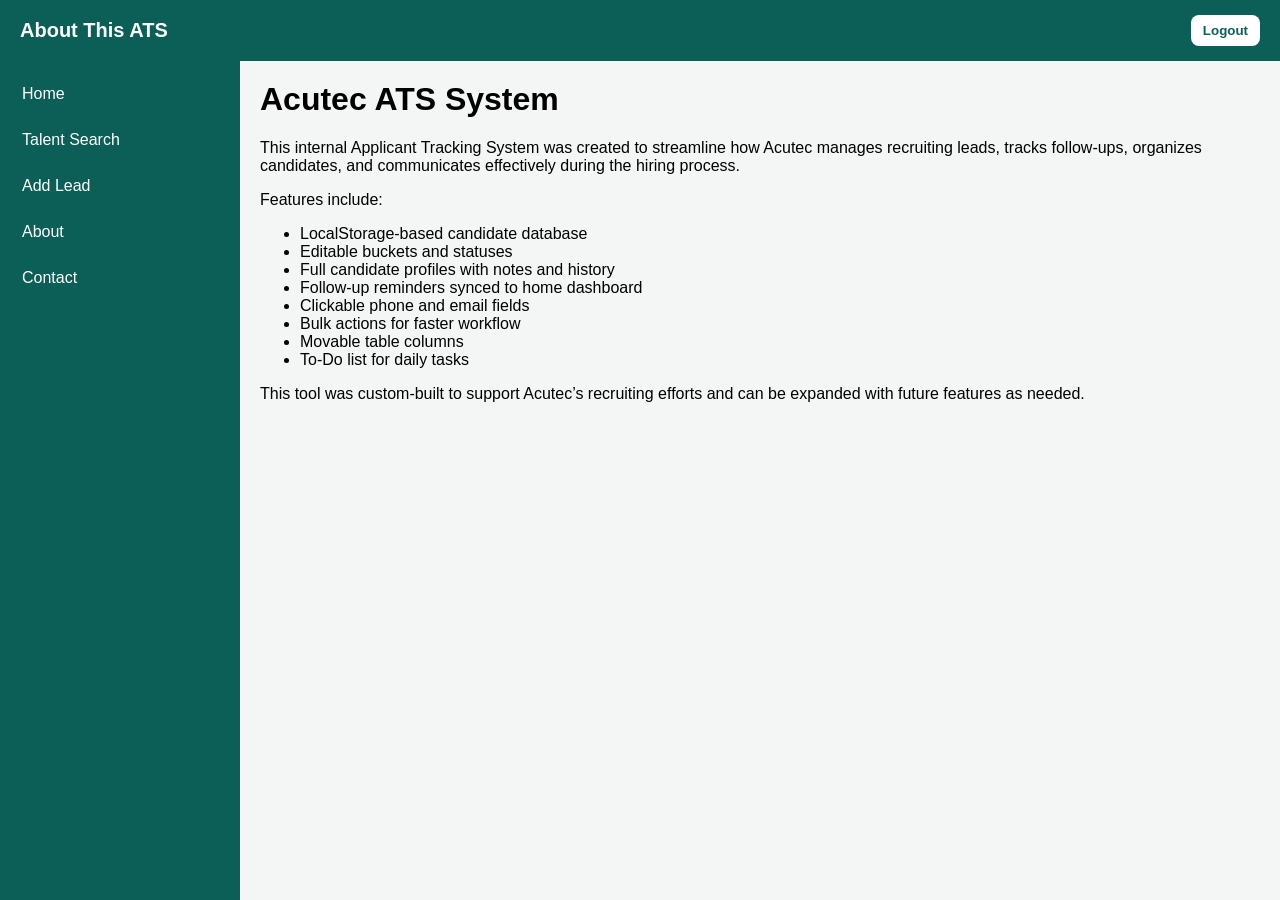
<file: about.html>
<!DOCTYPE html>
<html>
<head>
    <title>About - Acutec ATS</title>
    <link rel="stylesheet" href="style.css">
    <script src="script.js" defer></script>
</head>

<body>

    <!-- TOP BAR -->
    <div id="topBar">
        <div class="title">About This ATS</div>
        <button id="logoutBtn" onclick="window.location='login.html'">Logout</button>
    </div>

    <!-- SIDE NAV -->
    <div id="sideNav">
        <a href="home.html">Home</a>
        <a href="recruiting.html">Talent Search</a>
        <a href="add_lead.html">Add Lead</a>
        <a href="about.html">About</a>
        <a href="contact.html">Contact</a>
    </div>

    <!-- MAIN -->
    <div id="main">

        <h1>Acutec ATS System</h1>

        <div class="sectionBox">
            <p>
                This internal Applicant Tracking System was created to streamline how Acutec manages recruiting leads,
                tracks follow-ups, organizes candidates, and communicates effectively during the hiring process.
            </p>

            <p>
                Features include:
            </p>
            <ul>
                <li>LocalStorage-based candidate database</li>
                <li>Editable buckets and statuses</li>
                <li>Full candidate profiles with notes and history</li>
                <li>Follow-up reminders synced to home dashboard</li>
                <li>Clickable phone and email fields</li>
                <li>Bulk actions for faster workflow</li>
                <li>Movable table columns</li>
                <li>To-Do list for daily tasks</li>
            </ul>

            <p>
                This tool was custom-built to support Acutec’s recruiting efforts and can be expanded with future features as needed.
            </p>
        </div>

    </div>

</body>
</html>
</file>
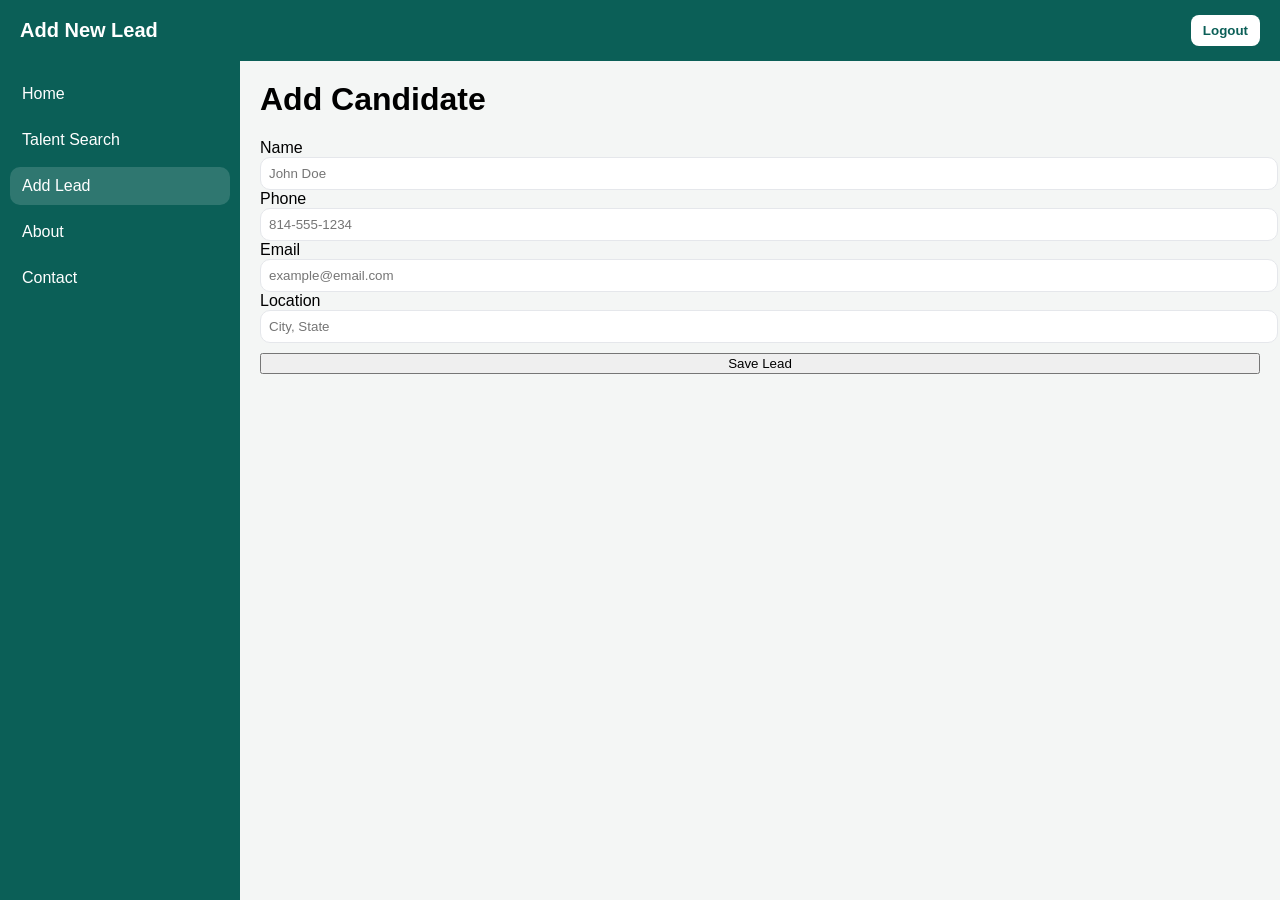
<file: add_lead.html>
<!DOCTYPE html>
<html>
<head>
  <title>Add New Lead - Acutec ATS</title>
  <link rel="stylesheet" href="style.css">
  <script src="script.js" defer></script>
</head>

<body>

  <div id="topBar">
    <div class="title">Add New Lead</div>
    <button id="logoutBtn" onclick="window.location='login.html'">Logout</button>
  </div>

  <div id="sideNav">
    <a href="home.html">Home</a>
    <a href="recruiting.html">Talent Search</a>
    <a class="active" href="add_lead.html">Add Lead</a>
    <a href="about.html">About</a>
    <a href="contact.html">Contact</a>
  </div>

  <div id="main">
    <h1>Add Candidate</h1>

    <div class="formBox">
      <div class="formRow">
        <label>Name</label>
        <input type="text" id="newName" placeholder="John Doe">
      </div>

      <div class="formRow">
        <label>Phone</label>
        <input type="text" id="newPhone" placeholder="814-555-1234">
      </div>

      <div class="formRow">
        <label>Email</label>
        <input type="email" id="newEmail" placeholder="example@email.com">
      </div>

      <div class="formRow">
        <label>Location</label>
        <input type="text" id="newLocation" placeholder="City, State">
      </div>

      <button onclick="saveNewLead()" style="width:100%; margin-top:10px;">Save Lead</button>
    </div>
  </div>

</body>
</html>
</file>
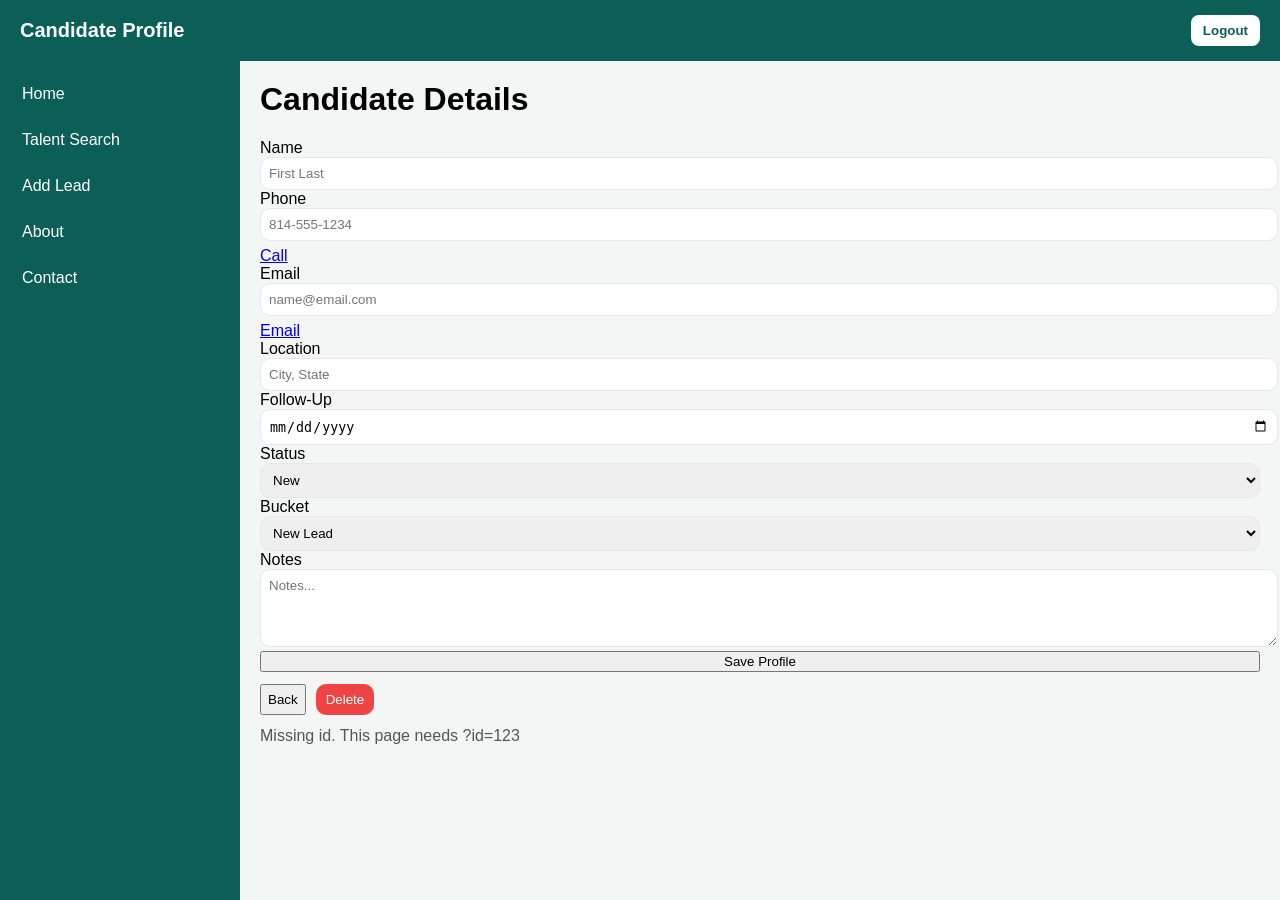
<file: candidate_profile.html>
<!DOCTYPE html>
<html>
<head>
  <title>Candidate Profile - Acutec ATS</title>
  <meta name="viewport" content="width=device-width, initial-scale=1" />
  <link rel="stylesheet" href="style.css">
</head>

<body>

  <!-- TOP BAR -->
  <div id="topBar">
    <div class="title">Candidate Profile</div>
    <button id="logoutBtn" onclick="window.location='login.html'">Logout</button>
  </div>

  <!-- SIDE NAV -->
  <div id="sideNav">
    <a href="home.html">Home</a>
    <a href="recruiting.html">Talent Search</a>
    <a href="add_lead.html">Add Lead</a>
    <a href="about.html">About</a>
    <a href="contact.html">Contact</a>
  </div>

  <!-- MAIN -->
  <div id="main">
    <h1>Candidate Details</h1>

    <div id="profileContainer">

      <div class="profileRow">
        <label>Name</label>
        <input type="text" id="profileName" placeholder="First Last">
      </div>

      <div class="profileRow">
        <label>Phone</label>
        <input type="text" id="profilePhone" placeholder="814-555-1234">
        <div style="margin-top:6px;">
          <a id="profilePhoneLink" class="link" href="#" onclick="return false;">Call</a>
        </div>
      </div>

      <div class="profileRow">
        <label>Email</label>
        <input type="email" id="profileEmail" placeholder="name@email.com">
        <div style="margin-top:6px;">
          <a id="profileEmailLink" class="link" href="#" onclick="return false;">Email</a>
        </div>
      </div>

      <div class="profileRow">
        <label>Location</label>
        <input type="text" id="profileLocation" placeholder="City, State">
      </div>

      <div class="profileRow">
        <label>Follow-Up</label>
        <input type="date" id="profileFollowUp">
      </div>

      <div class="profileRow">
        <label>Status</label>
        <select id="profileStatus">
          <option>New</option>
          <option>Attempted Contact</option>
          <option>Contacted</option>
          <option>Interview Scheduled</option>
          <option>Interviewed</option>
          <option>Hired</option>
          <option>Closed</option>
        </select>
      </div>

      <div class="profileRow">
        <label>Bucket</label>
        <select id="profileBucket">
          <option>New Lead</option>
          <option>Hot Lead</option>
          <option>Contact Later</option>
          <option>CNC</option>
          <option>Quality</option>
          <option>Skilled</option>
          <option>Not Interested</option>
        </select>
      </div>

      <div class="profileRow">
        <label>Notes</label>
        <textarea id="profileNotes" placeholder="Notes..."></textarea>
      </div>

      <button onclick="saveProfile()" style="width:100%;">Save Profile</button>

      <div style="margin-top:12px; display:flex; gap:10px;">
        <button class="secondaryBtn" onclick="goBack()">Back</button>
        <button class="danger" onclick="deleteThisLead()">Delete</button>
      </div>

      <div id="statusMsg" style="margin-top:12px; color:#555;"></div>

    </div>
  </div>

<script>
  const API = {
    getLeads: "api/get_leads.php",
    updateLead: "api/update_lead.php",
    deleteLead: "api/delete_lead.php"
  };

  function getIdFromUrl() {
    const params = new URLSearchParams(window.location.search);
    return Number(params.get("id") || 0);
  }

  function setMsg(msg) {
    const el = document.getElementById("statusMsg");
    if (el) el.textContent = msg || "";
  }

  function safeNameSplit(full) {
    const s = String(full || "").trim();
    if (!s) return { first_name: "", last_name: "" };
    const parts = s.split(/\s+/);
    if (parts.length === 1) return { first_name: parts[0], last_name: "" };
    return { first_name: parts[0], last_name: parts.slice(1).join(" ") };
  }

  async function fetchLeads() {
    const res = await fetch(API.getLeads, { cache: "no-store" });
    const data = await res.json();
    return data;
  }

  function updateClickableLinks(phone, email) {
    const phoneLink = document.getElementById("profilePhoneLink");
    const emailLink = document.getElementById("profileEmailLink");

    const digits = String(phone || "").replace(/\D/g, "");

    if (phoneLink) {
      phoneLink.href = digits ? ("tel:" + digits) : "#";
      phoneLink.textContent = digits ? "Call" : "No phone";
      phoneLink.onclick = digits ? null : (e) => e.preventDefault();
    }

    if (emailLink) {
      emailLink.href = email ? ("mailto:" + email) : "#";
      emailLink.textContent = email ? "Email" : "No email";
      emailLink.onclick = email ? null : (e) => e.preventDefault();
    }
  }

  async function loadProfile() {
    const id = getIdFromUrl();
    if (!id) {
      setMsg("Missing id. This page needs ?id=123");
      return;
    }

    try {
      const data = await fetchLeads();
      if (data.status !== "success") {
        setMsg("Could not load candidate.");
        return;
      }

      const lead = (data.leads || []).find(l => Number(l.id) === Number(id));
      if (!lead) {
        setMsg("Candidate not found.");
        return;
      }

      const fullName = `${lead.first_name || ""} ${lead.last_name || ""}`.trim();

      document.getElementById("profileName").value = fullName;
      document.getElementById("profilePhone").value = lead.phone || "";
      document.getElementById("profileEmail").value = lead.email || "";
      document.getElementById("profileLocation").value = lead.location || "";
      document.getElementById("profileFollowUp").value = lead.follow_up || "";
      document.getElementById("profileStatus").value = lead.status || "New";
      document.getElementById("profileBucket").value = lead.bucket || "New Lead";
      document.getElementById("profileNotes").value = lead.notes || "";

      updateClickableLinks(lead.phone, lead.email);
      setMsg("");

    } catch (err) {
      setMsg("Error loading candidate: " + err.message);
    }
  }

  async function saveProfile() {
    const id = getIdFromUrl();
    if (!id) return;

    const name = document.getElementById("profileName").value.trim();
    const { first_name, last_name } = safeNameSplit(name);

    const payload = {
      id,
      first_name,
      last_name,
      phone: document.getElementById("profilePhone").value.trim(),
      email: document.getElementById("profileEmail").value.trim(),
      location: document.getElementById("profileLocation").value.trim(),
      follow_up: document.getElementById("profileFollowUp").value,
      status: document.getElementById("profileStatus").value,
      bucket: document.getElementById("profileBucket").value,
      notes: document.getElementById("profileNotes").value.trim()
    };

    try {
      const res = await fetch(API.updateLead, {
        method: "POST",
        headers: { "Content-Type": "application/json" },
        body: JSON.stringify(payload)
      });

      const data = await res.json();
      if (data.status !== "success") {
        setMsg("Save failed: " + (data.message || "Unknown error"));
        return;
      }

      updateClickableLinks(payload.phone, payload.email);
      setMsg("Saved.");

    } catch (err) {
      setMsg("Save failed: " + err.message);
    }
  }

  async function deleteThisLead() {
    const id = getIdFromUrl();
    if (!id) return;

    if (!confirm("Delete this candidate?")) return;

    try {
      const res = await fetch(API.deleteLead, {
        method: "POST",
        headers: { "Content-Type": "application/json" },
        body: JSON.stringify({ id })
      });

      const data = await res.json();
      if (data.status !== "success") {
        setMsg("Delete failed: " + (data.message || "Unknown error"));
        return;
      }

      window.location = "recruiting.html";
    } catch (err) {
      setMsg("Delete failed: " + err.message);
    }
  }

  function goBack() {
    window.history.back();
  }

  document.addEventListener("DOMContentLoaded", () => {
    loadProfile();

    document.getElementById("profilePhone").addEventListener("input", (e) => {
      updateClickableLinks(e.target.value, document.getElementById("profileEmail").value);
    });
    document.getElementById("profileEmail").addEventListener("input", (e) => {
      updateClickableLinks(document.getElementById("profilePhone").value, e.target.value);
    });
  });
</script>

</body>
</html>
</file>
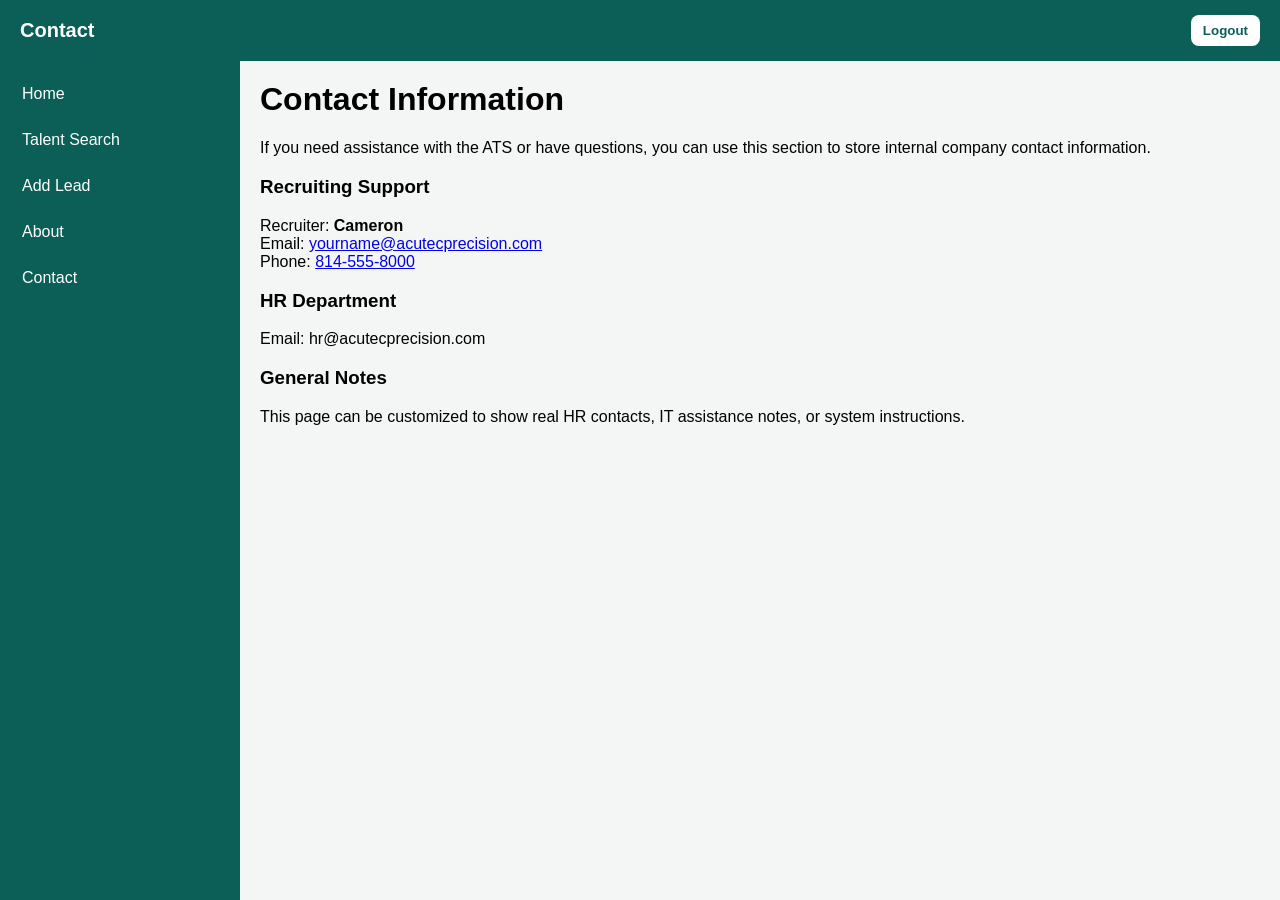
<file: contact.html>
<!DOCTYPE html>
<html>
<head>
    <title>Contact - Acutec ATS</title>
    <link rel="stylesheet" href="style.css">
    <script src="script.js" defer></script>
</head>

<body>

    <!-- TOP BAR -->
    <div id="topBar">
        <div class="title">Contact</div>
        <button id="logoutBtn" onclick="window.location='login.html'">Logout</button>
    </div>

    <!-- SIDE NAV -->
    <div id="sideNav">
        <a href="home.html">Home</a>
        <a href="recruiting.html">Talent Search</a>
        <a href="add_lead.html">Add Lead</a>
        <a href="about.html">About</a>
        <a href="contact.html">Contact</a>
    </div>

    <!-- MAIN -->
    <div id="main">

        <h1>Contact Information</h1>

        <div class="sectionBox">

            <p>If you need assistance with the ATS or have questions, you can use this section to store internal company contact information.</p>

            <h3>Recruiting Support</h3>
            <p>
                Recruiter: <strong>Cameron</strong><br>
                Email: <a href="mailto:yourname@acutecprecision.com" class="link">yourname@acutecprecision.com</a><br>
                Phone: <a href="tel:8145558000" class="link">814-555-8000</a>
            </p>

            <h3>HR Department</h3>
            <p>Email: hr@acutecprecision.com</p>

            <h3>General Notes</h3>
            <p>
                This page can be customized to show real HR contacts, IT assistance notes, or system instructions.
            </p>

        </div>

    </div>

</body>
</html>
</file>
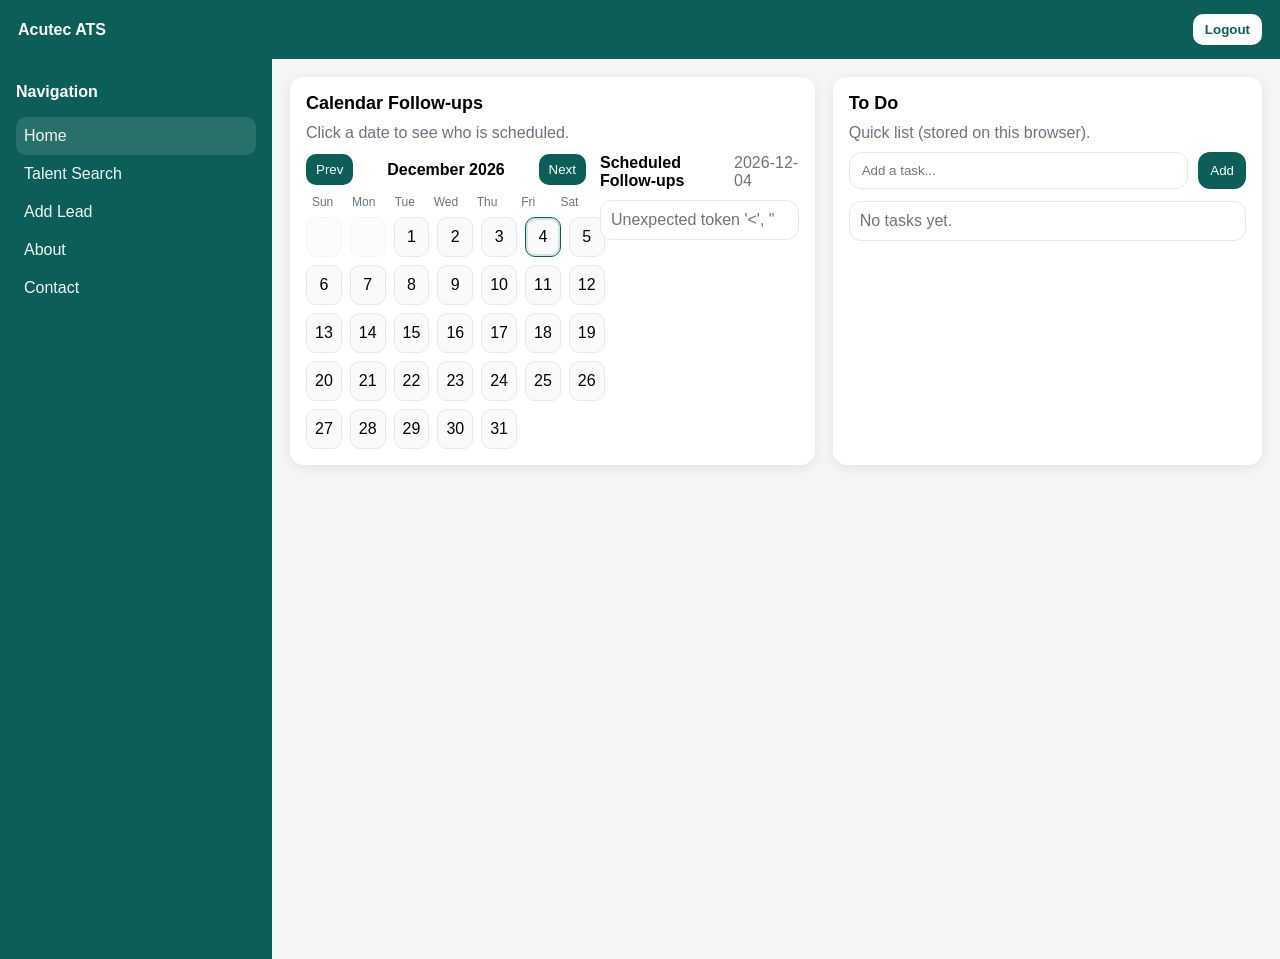
<file: home.html>
<!doctype html>
<html lang="en">
<head>
  <meta charset="utf-8" />
  <meta name="viewport" content="width=device-width, initial-scale=1" />
  <title>Acutec ATS - Home</title>
  <link rel="stylesheet" href="style.css" />
  <style>
    /* Small safety styling in case style.css differs */
    .page-wrap { display:flex; min-height:100vh; background:#f4f6f5; }
    .sidebar { width:240px; background:#0b5f57; color:#fff; padding:24px 16px; }
    .sidebar a { color:#fff; display:block; padding:10px 8px; border-radius:10px; text-decoration:none; opacity:.95; }
    .sidebar a:hover, .sidebar a.active { background:rgba(255,255,255,.12); }
    .topbar { background:#0b5f57; color:#fff; padding:14px 18px; display:flex; justify-content:space-between; align-items:center; }
    .main { flex:1; }
    .content { padding:18px; max-width:1100px; margin:0 auto; }
    .grid { display:grid; grid-template-columns: 1.1fr .9fr; gap:18px; }
    .card { background:#fff; border-radius:14px; box-shadow:0 3px 12px rgba(0,0,0,.08); padding:16px; }
    .card h2 { margin:0 0 10px 0; font-size:18px; }
    .muted { color:#6b7280; }
    .pill { background:#e7f3f2; color:#0b5f57; padding:6px 10px; border-radius:999px; font-size:12px; font-weight:700; }
    .cal { display:flex; gap:14px; align-items:flex-start; }
    .cal-left { width:280px; }
    .cal-right { flex:1; }
    .cal-head { display:flex; justify-content:space-between; align-items:center; margin-bottom:10px; }
    .cal-head button { background:#0b5f57; color:#fff; border:none; border-radius:10px; padding:8px 10px; cursor:pointer; }
    .cal-grid { display:grid; grid-template-columns: repeat(7, 1fr); gap:8px; }
    .cal-dow { font-size:12px; color:#6b7280; text-align:center; }
    .day { background:#f8fafc; border:1px solid #e5e7eb; border-radius:10px; padding:10px 8px; text-align:center; cursor:pointer; user-select:none; }
    .day:hover { border-color:#0b5f57; }
    .day.inactive { opacity:.45; cursor:default; }
    .day.selected { border-color:#0b5f57; box-shadow:0 0 0 2px rgba(11,95,87,.15) inset; }
    ul.clean { list-style:none; padding:0; margin:0; }
    ul.clean li { display:flex; justify-content:space-between; align-items:center; padding:10px 10px; border:1px solid #e5e7eb; border-radius:12px; margin-bottom:10px; background:#fff; }
    .todo-row { display:flex; gap:10px; margin-top:10px; }
    .todo-row input { flex:1; padding:10px 12px; border-radius:12px; border:1px solid #e5e7eb; }
    .todo-row button { background:#0b5f57; color:#fff; border:none; border-radius:12px; padding:10px 12px; cursor:pointer; }
    @media (max-width: 920px){
      .grid { grid-template-columns: 1fr; }
      .sidebar { display:none; }
      .content { padding:14px; }
    }
  </style>
</head>
<body>

  <div class="topbar">
    <div style="font-weight:800;">Acutec ATS</div>
    <div>
      <button onclick="window.location='login.html'" style="background:#fff; color:#0b5f57; border:none; padding:8px 12px; border-radius:10px; font-weight:800; cursor:pointer;">
        Logout
      </button>
    </div>
  </div>

  <div class="page-wrap">
    <aside class="sidebar">
      <div style="font-weight:900; margin-bottom:16px;">Navigation</div>
      <a class="active" href="home.html">Home</a>
      <a href="recruiting.html">Talent Search</a>
      <a href="add_lead.html">Add Lead</a>
      <a href="about.html">About</a>
      <a href="contact.html">Contact</a>
    </aside>

    <main class="main">
      <div class="content">

        <div class="grid">

          <!-- Calendar / Follow-ups -->
          <section class="card">
            <h2>Calendar Follow-ups</h2>
            <div class="muted" style="margin-bottom:12px;">Click a date to see who is scheduled.</div>

            <div class="cal">
              <div class="cal-left">
                <div class="cal-head">
                  <button onclick="prevMonth()">Prev</button>
                  <div id="monthLabel" style="font-weight:800;"></div>
                  <button onclick="nextMonth()">Next</button>
                </div>

                <div class="cal-grid" id="dowRow">
                  <div class="cal-dow">Sun</div>
                  <div class="cal-dow">Mon</div>
                  <div class="cal-dow">Tue</div>
                  <div class="cal-dow">Wed</div>
                  <div class="cal-dow">Thu</div>
                  <div class="cal-dow">Fri</div>
                  <div class="cal-dow">Sat</div>
                </div>

                <div class="cal-grid" id="calGrid" style="margin-top:8px;"></div>
              </div>

              <div class="cal-right">
                <div style="display:flex; justify-content:space-between; align-items:center; margin-bottom:10px;">
                  <div style="font-weight:800;">Scheduled Follow-ups</div>
                  <div id="selectedLabel" class="muted"></div>
                </div>
                <div id="followupCount" class="muted" style="margin-bottom:10px;"></div>
                <ul class="clean" id="followupList">
                  <li class="muted">Pick a date to load follow-ups.</li>
                </ul>
              </div>
            </div>
          </section>

          <!-- Todos -->
          <section class="card">
            <h2>To Do</h2>
            <div class="muted">Quick list (stored on this browser).</div>

            <div class="todo-row">
              <input id="todoInput" placeholder="Add a task..." />
              <button onclick="addTodo()">Add</button>
            </div>

            <ul class="clean" id="todoList" style="margin-top:12px;">
              <li class="muted">No tasks yet.</li>
            </ul>
          </section>

        </div>

      </div>
    </main>
  </div>

<script>
  // API path
  const API_GET_LEADS = "api/get_leads.php";

  // Calendar state
  let viewDate = new Date();
  let selectedDate = new Date();

  function pad(n){ return String(n).padStart(2, "0"); }
  function ymd(d){ return `${d.getFullYear()}-${pad(d.getMonth()+1)}-${pad(d.getDate())}`; }

  function setMonthLabel() {
    const el = document.getElementById("monthLabel");
    const options = { month: "long", year: "numeric" };
    el.textContent = viewDate.toLocaleDateString(undefined, options);
  }

  function sameDay(a,b){
    return a.getFullYear() === b.getFullYear() &&
           a.getMonth() === b.getMonth() &&
           a.getDate() === b.getDate();
  }

  function buildCalendar() {
    setMonthLabel();

    const grid = document.getElementById("calGrid");
    grid.innerHTML = "";

    const year = viewDate.getFullYear();
    const month = viewDate.getMonth();

    const first = new Date(year, month, 1);
    const startDay = first.getDay();
    const daysInMonth = new Date(year, month+1, 0).getDate();

    // leading blanks
    for(let i=0; i<startDay; i++){
      const blank = document.createElement("div");
      blank.className = "day inactive";
      blank.textContent = "";
      grid.appendChild(blank);
    }

    for(let day=1; day<=daysInMonth; day++){
      const d = new Date(year, month, day);
      const cell = document.createElement("div");
      cell.className = "day";
      if (sameDay(d, selectedDate)) cell.classList.add("selected");
      cell.textContent = day;
      cell.onclick = () => {
        selectedDate = d;
        buildCalendar();
        loadFollowupsForSelectedDate();
      };
      grid.appendChild(cell);
    }

    document.getElementById("selectedLabel").textContent = ymd(selectedDate);
  }

  function prevMonth() {
    viewDate = new Date(viewDate.getFullYear(), viewDate.getMonth()-1, 1);
    buildCalendar();
  }

  function nextMonth() {
    viewDate = new Date(viewDate.getFullYear(), viewDate.getMonth()+1, 1);
    buildCalendar();
  }

  async function loadFollowupsForSelectedDate() {
    const list = document.getElementById("followupList");
    const count = document.getElementById("followupCount");

    list.innerHTML = `<li class="muted">Loading...</li>`;
    count.textContent = "";

    try {
      const res = await fetch(API_GET_LEADS, { cache: "no-store" });
      const data = await res.json();

      if (data.status !== "success") {
        list.innerHTML = `<li class="muted">${data.message || "Error loading leads"}</li>`;
        return;
      }

      const target = ymd(selectedDate);
      const matches = (data.leads || []).filter(l => (l.follow_up || "") === target);

      count.textContent = `${matches.length} scheduled`;
      if(matches.length === 0){
        list.innerHTML = `<li class="muted">No follow-ups scheduled for this date.</li>`;
        return;
      }

      list.innerHTML = "";
      matches.forEach(l => {
        const li = document.createElement("li");
        const name = `${l.first_name || ""} ${l.last_name || ""}`.trim() || "(No name)";
        li.innerHTML = `
          <div>
            <strong>
              <a class="link" href="candidate_profile.html?id=${l.id}">
                ${name}
              </a>
            </strong>
            <div class="muted" style="font-size:13px;">${l.email || ""} ${l.phone ? "• " + l.phone : ""}</div>
          </div>
          <span class="pill">${l.bucket || "Follow-up"}</span>
        `;
        list.appendChild(li);
      });

    } catch(err){
      list.innerHTML = `<li class="muted">${err.message}</li>`;
    }
  }

  // Todos (simple localStorage for now)
  const TODO_KEY = "acutec_todos_v1";
  function loadTodos(){
    const ul = document.getElementById("todoList");
    const arr = JSON.parse(localStorage.getItem(TODO_KEY) || "[]");
    ul.innerHTML = "";
    if(arr.length === 0){
      ul.innerHTML = `<li class="muted">No tasks yet.</li>`;
      return;
    }
    arr.forEach((t, i) => {
      const li = document.createElement("li");
      li.innerHTML = `
        <div>${t}</div>
        <button onclick="removeTodo(${i})" style="background:#ef4444;color:#fff;border:none;border-radius:10px;padding:8px 10px;cursor:pointer;">Remove</button>
      `;
      ul.appendChild(li);
    });
  }

  function addTodo(){
    const input = document.getElementById("todoInput");
    const val = (input.value || "").trim();
    if(!val) return;
    const arr = JSON.parse(localStorage.getItem(TODO_KEY) || "[]");
    arr.push(val);
    localStorage.setItem(TODO_KEY, JSON.stringify(arr));
    input.value = "";
    loadTodos();
  }

  function removeTodo(i){
    const arr = JSON.parse(localStorage.getItem(TODO_KEY) || "[]");
    arr.splice(i, 1);
    localStorage.setItem(TODO_KEY, JSON.stringify(arr));
    loadTodos();
  }

  // Init
  document.addEventListener("DOMContentLoaded", () => {
    buildCalendar();
    loadTodos();
    loadFollowupsForSelectedDate();
  });
</script>

</body>
</html>
</file>
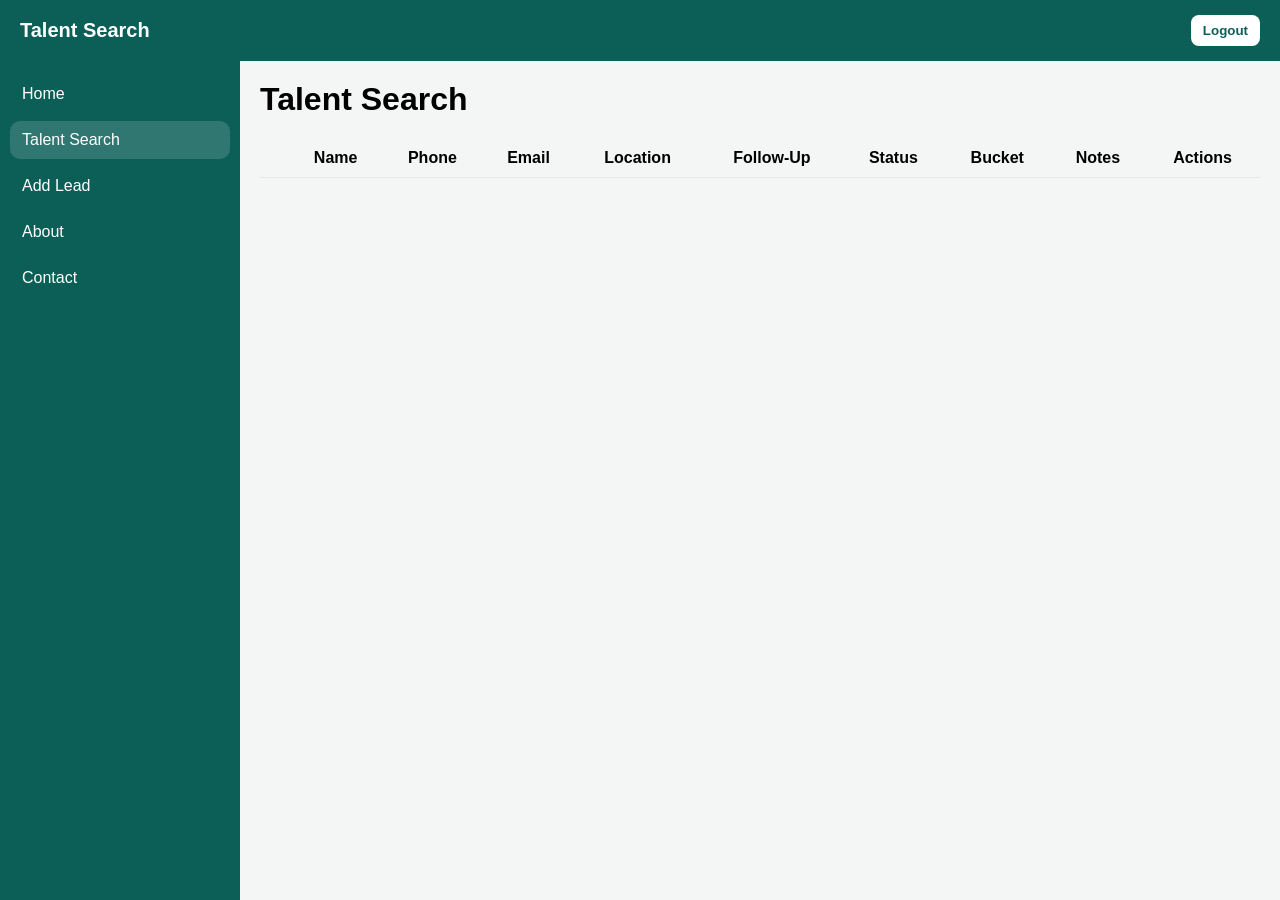
<file: recruiting.html>
<!DOCTYPE html>
<html>
<head>
  <title>Acutec ATS - Talent Search</title>
  <link rel="stylesheet" href="style.css">
  <script src="script.js?v=3" defer></script>
</head>

<body>

  <!-- TOP BAR -->
  <div id="topBar">
    <div class="title">Talent Search</div>
    <button id="logoutBtn" onclick="window.location='login.html'">Logout</button>
  </div>

  <!-- SIDE NAV -->
  <div id="sideNav">
    <a href="home.html">Home</a>
    <a href="recruiting.html" class="active">Talent Search</a>
    <a href="add_lead.html">Add Lead</a>
    <a href="about.html">About</a>
    <a href="contact.html">Contact</a>
  </div>

  <!-- MAIN -->
  <div id="main">
    <h1>Talent Search</h1>

    <table>
      <thead>
        <tr>
          <th></th>
          <th>Name</th>
          <th>Phone</th>
          <th>Email</th>
          <th>Location</th>
          <th>Follow-Up</th>
          <th>Status</th>
          <th>Bucket</th>
          <th>Notes</th>
          <th>Actions</th>
        </tr>
      </thead>
      <tbody id="recruitTableBody"></tbody>
    </table>

  </div>

</body>
</html>
</file>
<file: style.css>
/* ===========================
   ACUTEC ATS - FULL STYLESHEET
   =========================== */

/* GLOBAL ------------------- */
body {
    margin: 0;
    padding: 0;
    background: #f4f6f5;
    font-family: Arial, sans-serif;
}

/* TOP BAR ------------------ */
#topBar {
    background: #0b5f57;
    color: white;
    padding: 15px 20px;
    display: flex;
    justify-content: space-between;
    align-items: center;
}

#topBar .title {
    font-size: 20px;
    font-weight: bold;
}

#logoutBtn {
    background: white;
    color: #0b5f57;
    border: none;
    padding: 8px 12px;
    border-radius: 8px;
    font-weight: bold;
    cursor: pointer;
}

#logoutBtn:hover {
    opacity: 0.85;
}

/* SIDE NAV ----------------- */
#sideNav {
    width: 220px;
    background: #0b5f57;
    color: white;
    position: fixed;
    top: 55px;
    bottom: 0;
    left: 0;
    padding: 20px 10px;
}

#sideNav a {
    display: block;
    padding: 10px 12px;
    margin-bottom: 8px;
    color: white;
    text-decoration: none;
    border-radius: 10px;
}

#sideNav a:hover,
#sideNav a.active {
    background: rgba(255, 255, 255, 0.15);
}

/* MAIN CONTENT ------------- */
#main {
    margin-left: 240px;
    padding: 20px;
}

h1 {
    margin-top: 0;
}

/* CARDS -------------------- */
.dashboard-grid {
    display: grid;
    grid-template-columns: 1fr 1fr;
    gap: 16px;
}

.card {
    background: white;
    border-radius: 14px;
    padding: 16px;
    box-shadow: 0 3px 10px rgba(0,0,0,0.08);
}

.card h2 {
    margin: 0 0 10px 0;
}

.muted {
    color: #6b7280;
}

.pill {
    background: #e7f3f2;
    color: #0b5f57;
    padding: 6px 10px;
    border-radius: 999px;
    font-size: 12px;
    font-weight: bold;
}

/* LISTS -------------------- */
.cleanList {
    list-style: none;
    padding: 0;
    margin: 0;
}

.cleanList li {
    display: flex;
    justify-content: space-between;
    align-items: center;
    padding: 10px 10px;
    border: 1px solid #e5e7eb;
    border-radius: 12px;
    margin-bottom: 10px;
    background: #fff;
}

/* CALENDAR ----------------- */
.calendarWrap {
    margin-top: 8px;
}

.calendarControls {
    display: flex;
    justify-content: space-between;
    align-items: center;
    margin-bottom: 8px;
}

.calendarControls button {
    background: #0b5f57;
    color: white;
    border: none;
    padding: 8px 10px;
    border-radius: 10px;
    cursor: pointer;
}

.calendarControls button:hover {
    opacity: 0.85;
}

#monthLabel {
    font-weight: bold;
}

.calendar {
    display: grid;
    grid-template-columns: repeat(7, 1fr);
    gap: 8px;
}

.dow {
    font-size: 12px;
    color: #6b7280;
    text-align: center;
}

.day {
    background: #f8fafc;
    border: 1px solid #e5e7eb;
    border-radius: 10px;
    padding: 10px 8px;
    text-align: center;
    cursor: pointer;
    user-select: none;
}

.day:hover {
    border-color: #0b5f57;
}

.day.inactive {
    opacity: 0.35;
    cursor: default;
}

.day.selected {
    border-color: #0b5f57;
    box-shadow: 0 0 0 2px rgba(11, 95, 87, 0.15) inset;
}

/* TODO --------------------- */
.todoRow {
    display: flex;
    gap: 10px;
    margin-top: 10px;
}

.todoRow input {
    flex: 1;
    padding: 10px 12px;
    border-radius: 12px;
    border: 1px solid #e5e7eb;
}

.todoRow button {
    background: #0b5f57;
    color: white;
    border: none;
    border-radius: 12px;
    padding: 10px 12px;
    cursor: pointer;
}

.todoRow button:hover {
    opacity: 0.85;
}

/* BUTTONS ------------------ */
button.danger,
.dangerSmall {
    background: #ef4444;
    color: white;
    border: none;
    border-radius: 10px;
    padding: 8px 10px;
    cursor: pointer;
}

button.danger:hover,
.dangerSmall:hover {
    opacity: 0.85;
}

/* TABLES + INPUTS ---------- */
table {
    width: 100%;
    border-collapse: collapse;
}

td, th {
    padding: 10px;
    border-bottom: 1px solid #e5e7eb;
    vertical-align: top;
}

textarea {
    width: 100%;
    min-height: 60px;
    resize: vertical;
    padding: 8px;
    border-radius: 10px;
    border: 1px solid #e5e7eb;
    font-family: Arial, sans-serif;
}

input, select {
    width: 100%;
    padding: 8px;
    border-radius: 10px;
    border: 1px solid #e5e7eb;
}

/* MOBILE ------------------- */
@media (max-width: 900px) {
    #sideNav {
        display: none;
    }

    #main {
        margin-left: 0;
        padding: 14px;
    }

    .dashboard-grid {
        grid-template-columns: 1fr;
    }
}

/* Clickable links */
a.link {
    text-decoration: underline;
    cursor: pointer;
}
</file>
